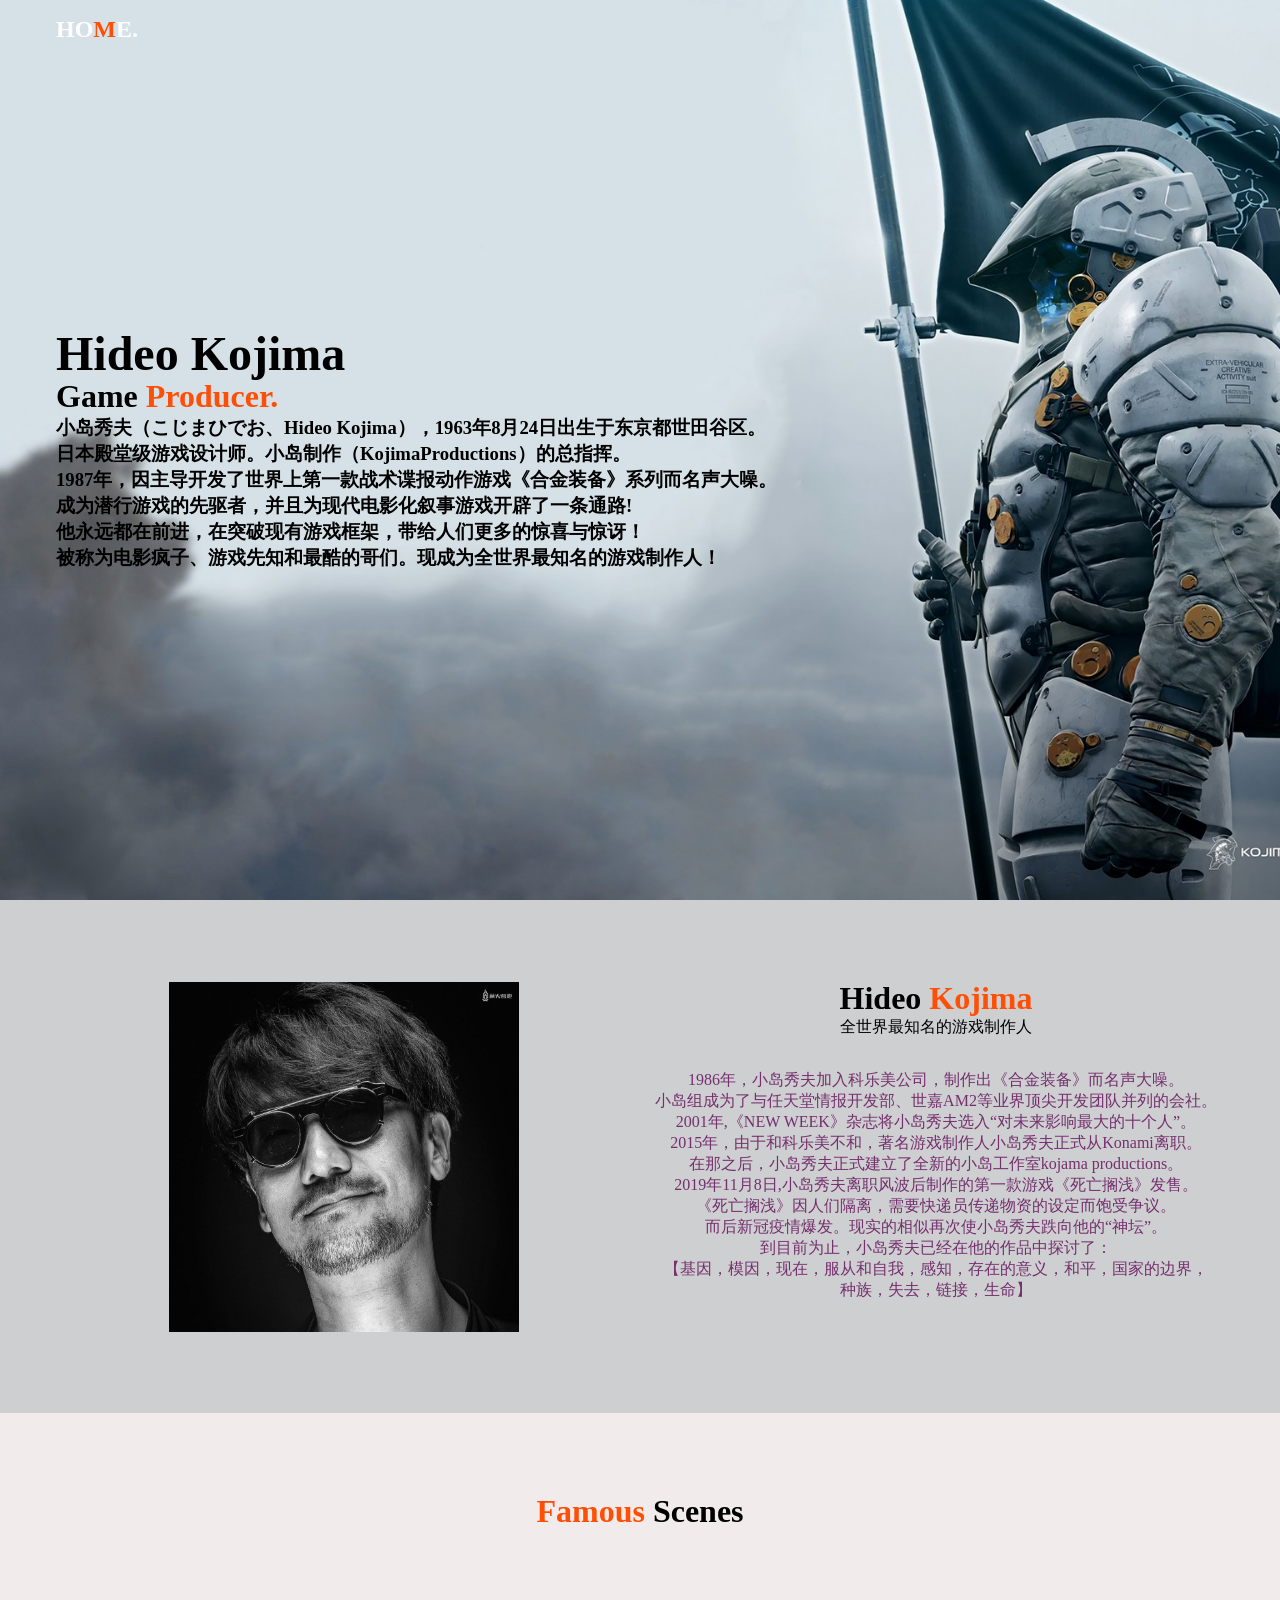
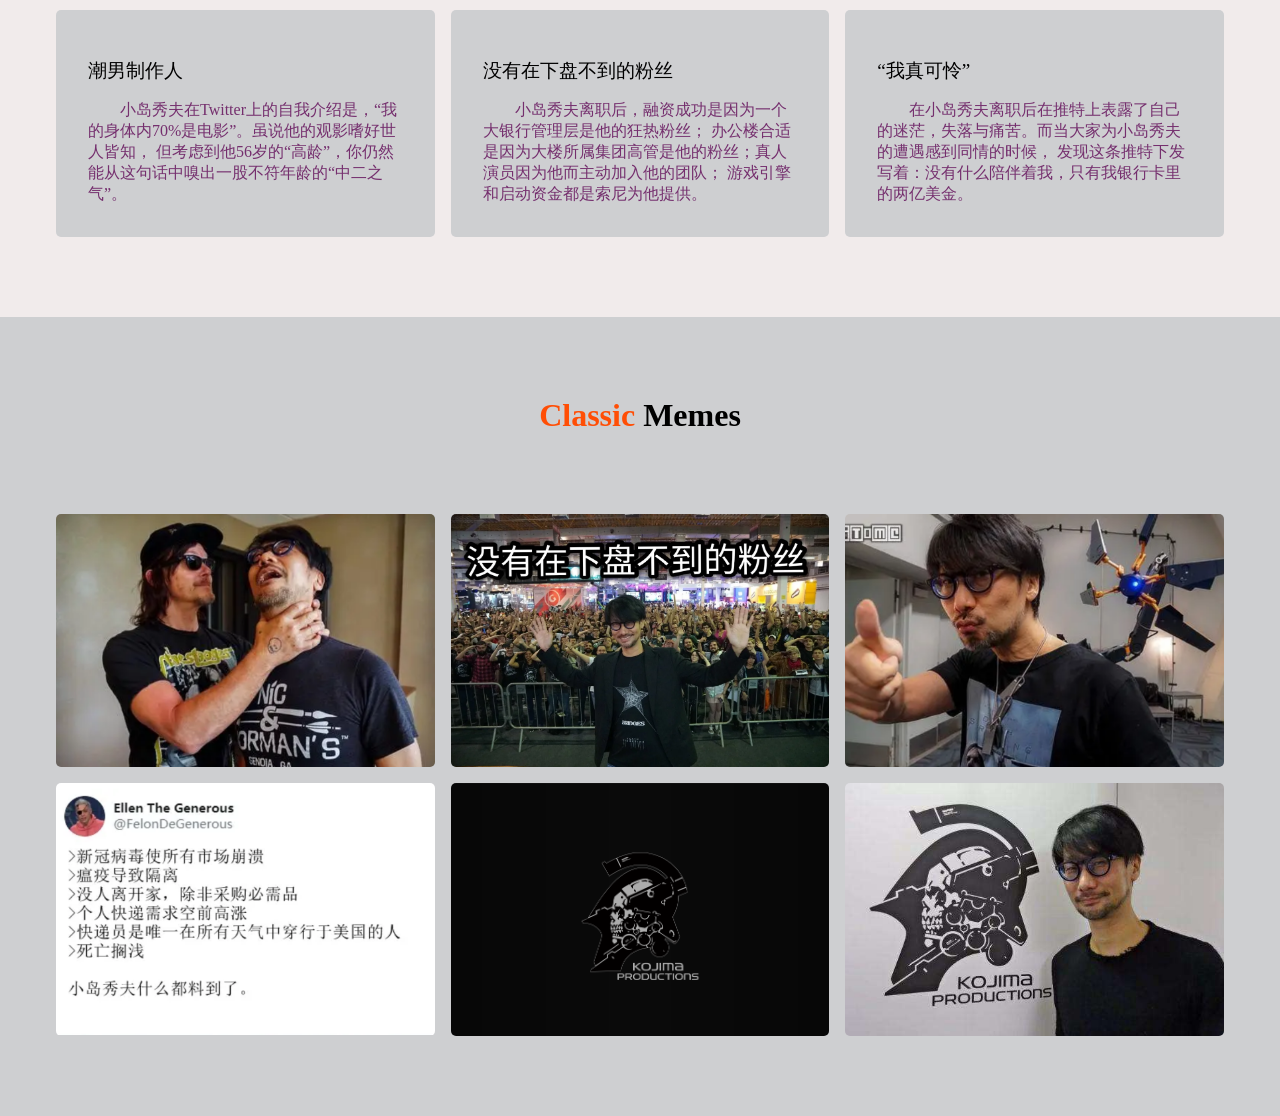
<file: HTML/Kojima.html>
<!DOCTYPE html>
<html lang="zn-CN">

<head>
  <meta charset="UTF-8" />
  <meta http-equiv="X-UA-Compatible" content="IE=edge" />
  <meta name="viewport" content="width=device-width, initial-scale=1.0" />
  <link rel="stylesheet" href="../CSS/Kojima.css" />
  <title>小岛秀夫</title>
</head>

<body>
  <nav>
    <div class="nav__logo"><a href="index.html">HO<span>M</span>E.</a></div>
  </nav>
  <header>
    <div class="section__container header__container">

      <h1>Hideo Kojima</h1>
      <h2 class="section__title">Game <span>Producer.</span></h2>
      <h3>
        小岛秀夫（こじまひでお、Hideo Kojima），1963年8月24日出生于东京都世田谷区。<br>
        日本殿堂级游戏设计师。小岛制作（KojimaProductions）的总指挥。<br>
        1987年，因主导开发了世界上第一款战术谍报动作游戏《合金装备》系列而名声大噪。<br>
        成为潜行游戏的先驱者，并且为现代电影化叙事游戏开辟了一条通路!<br>
        他永远都在前进，在突破现有游戏框架，带给人们更多的惊喜与惊讶！<br>
        被称为电影疯子、游戏先知和最酷的哥们。现成为全世界最知名的游戏制作人！<br>
      </h3>


    </div>
  </header>
  <section class="about">
    <div class="section__container about__container">
      <div class="about__image">
        <img src="../picture/k.jpg" alt="about" />
      </div>
      <div class="about__content">
        <h2 class="section__title"> Hideo <span>Kojima</span></h2>
        <p class="section__subtitle">全世界最知名的游戏制作人</p>
        <p class="about__details">
          1986年，小岛秀夫加入科乐美公司，制作出《合金装备》而名声大噪。<br>
          小岛组成为了与任天堂情报开发部、世嘉AM2等业界顶尖开发团队并列的会社。<br>
          2001年,《NEW WEEK》杂志将小岛秀夫选入“对未来影响最大的十个人”。<br>
          2015年，由于和科乐美不和，著名游戏制作人小岛秀夫正式从Konami离职。<br>
          在那之后，小岛秀夫正式建立了全新的小岛工作室kojama productions。<br>
          2019年11月8日,小岛秀夫离职风波后制作的第一款游戏《死亡搁浅》发售。<br>
          《死亡搁浅》因人们隔离，需要快递员传递物资的设定而饱受争议。<br>
          而后新冠疫情爆发。现实的相似再次使小岛秀夫跌向他的“神坛”。<br>
          到目前为止，小岛秀夫已经在他的作品中探讨了：<br>
          【基因，模因，现在，服从和自我，感知，存在的意义，和平，国家的边界，<br>种族，失去，链接，生命】


        </p>

      </div>
    </div>
  </section>

  <section class="service">
    <div class="section__container service__container">

      <h2 class="section__title"><span>Famous</span> Scenes</h2>
      <div class="service__grid">
        <div class="service__card">
          <i class="ri-smartphone-line"></i>
          <h4>潮男制作人</h4>
          <p>
            &nbsp;&nbsp;&nbsp;&nbsp;&nbsp;&nbsp;&nbsp;
            小岛秀夫在Twitter上的自我介绍是，“我的身体内70%是电影”。虽说他的观影嗜好世人皆知，
            但考虑到他56岁的“高龄”，你仍然能从这句话中嗅出一股不符年龄的“中二之气”。<br>

          </p>

        </div>
        <div class="service__card">
          <i class="ri-code-s-slash-line"></i>
          <h4>没有在下盘不到的粉丝</h4>
          <p>
            &nbsp;&nbsp;&nbsp;&nbsp;&nbsp;&nbsp;&nbsp;
            小岛秀夫离职后，融资成功是因为一个大银行管理层是他的狂热粉丝；
            办公楼合适是因为大楼所属集团高管是他的粉丝；真人演员因为他而主动加入他的团队；
            游戏引擎和启动资金都是索尼为他提供。
          </p>

        </div>
        <div class="service__card">
          <i class="ri-edit-2-line"></i>
          <h4>“我真可怜”</h4>
          <p>
            &nbsp;&nbsp;&nbsp;&nbsp;&nbsp;&nbsp;&nbsp;
            在小岛秀夫离职后在推特上表露了自己的迷茫，失落与痛苦。而当大家为小岛秀夫的遭遇感到同情的时候，
            发现这条推特下发写着：没有什么陪伴着我，只有我银行卡里的两亿美金。
          </p>

        </div>
      </div>
    </div>
  </section>

  <section class="project">
    <div class="section__container project__container">

      <h2 class="section__title"><span>Classic </span>Memes </h2>
      <div class="project__grid">
        <div class="project__card">
          <img src="../picture/S1.png" alt="project" />
        </div>
        <div class="project__card">
          <img src="../picture/S2.png" alt="project" />
        </div>
        <div class="project__card">
          <img src="../picture/S3.png" alt="project" />
        </div>
        <div class="project__card">
          <img src="../picture/S4.png" alt="project" />
        </div>
        <div class="project__card">
          <img src="../picture/S5.png" alt="project" />
        </div>
        <div class="project__card">
          <img src="../picture/S6.png" alt="project" />
        </div>
      </div>
    </div>
  </section>


</body>

</html>
</file>
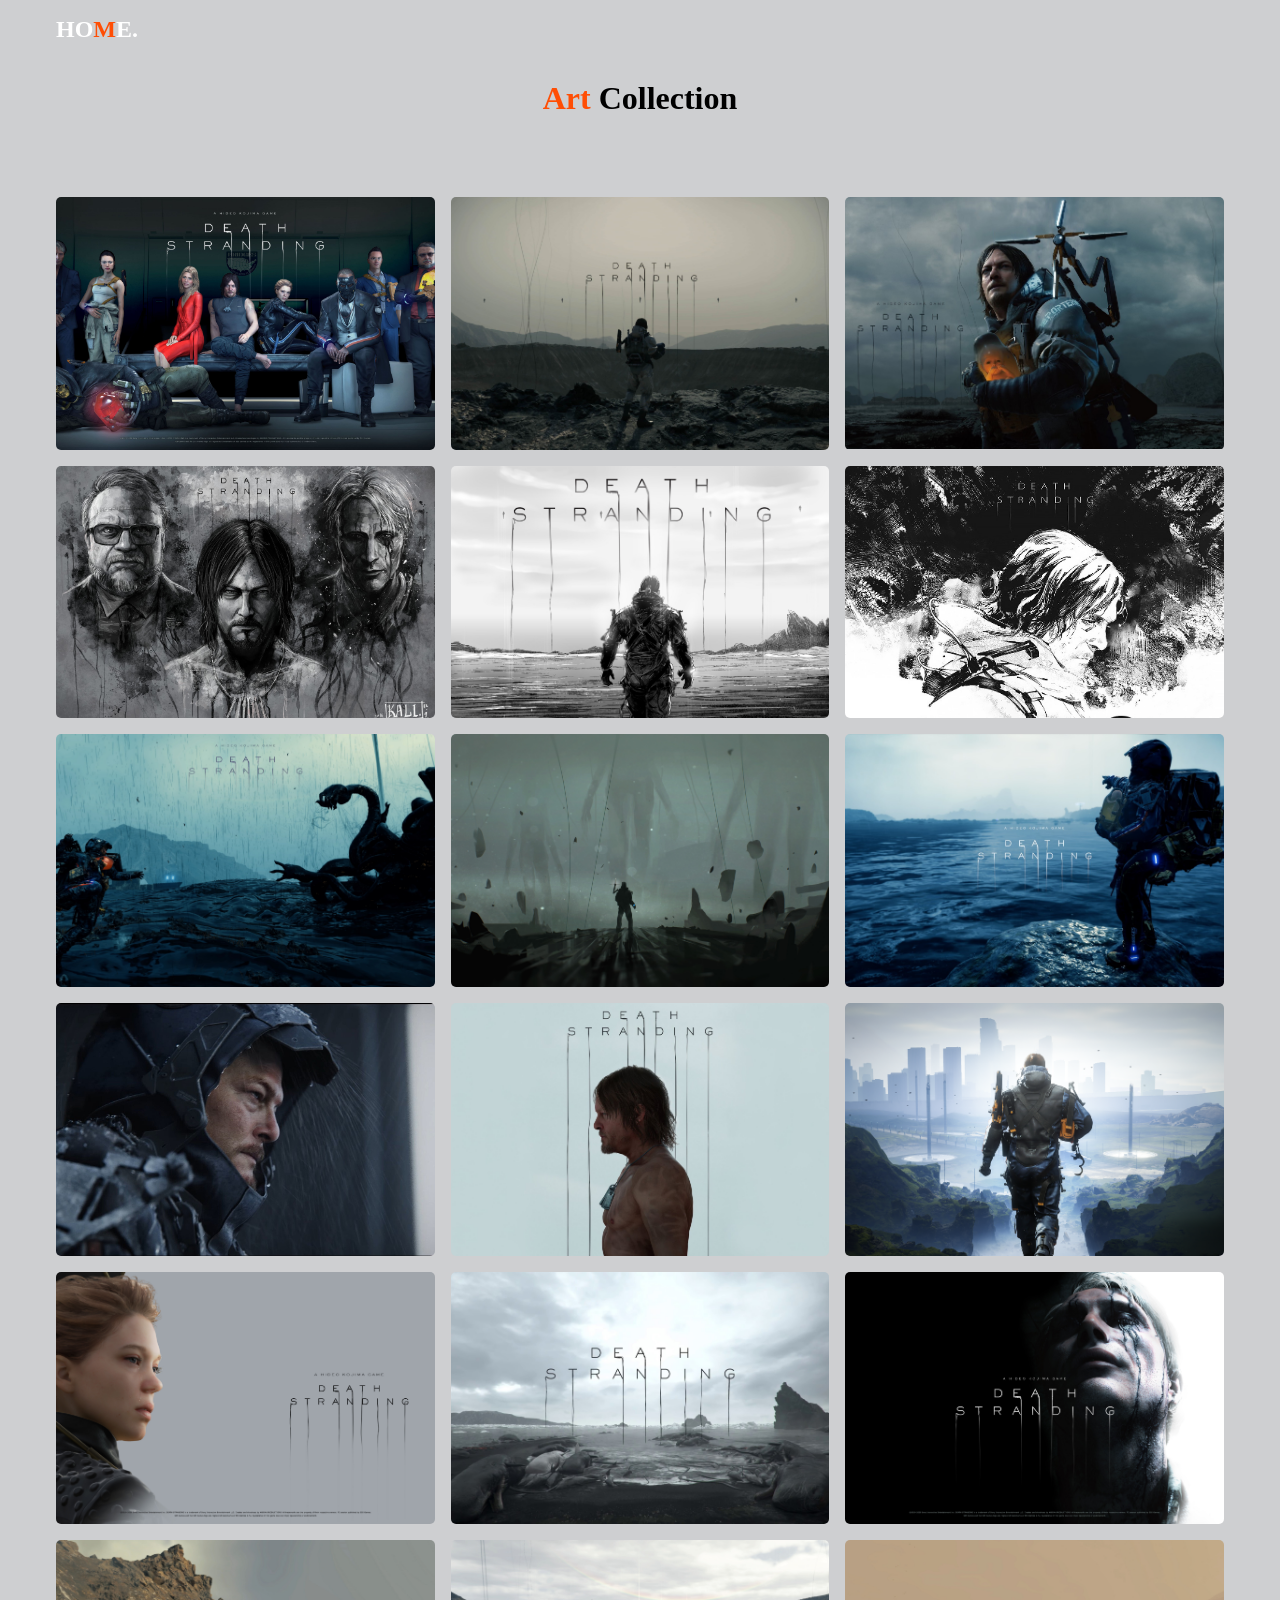
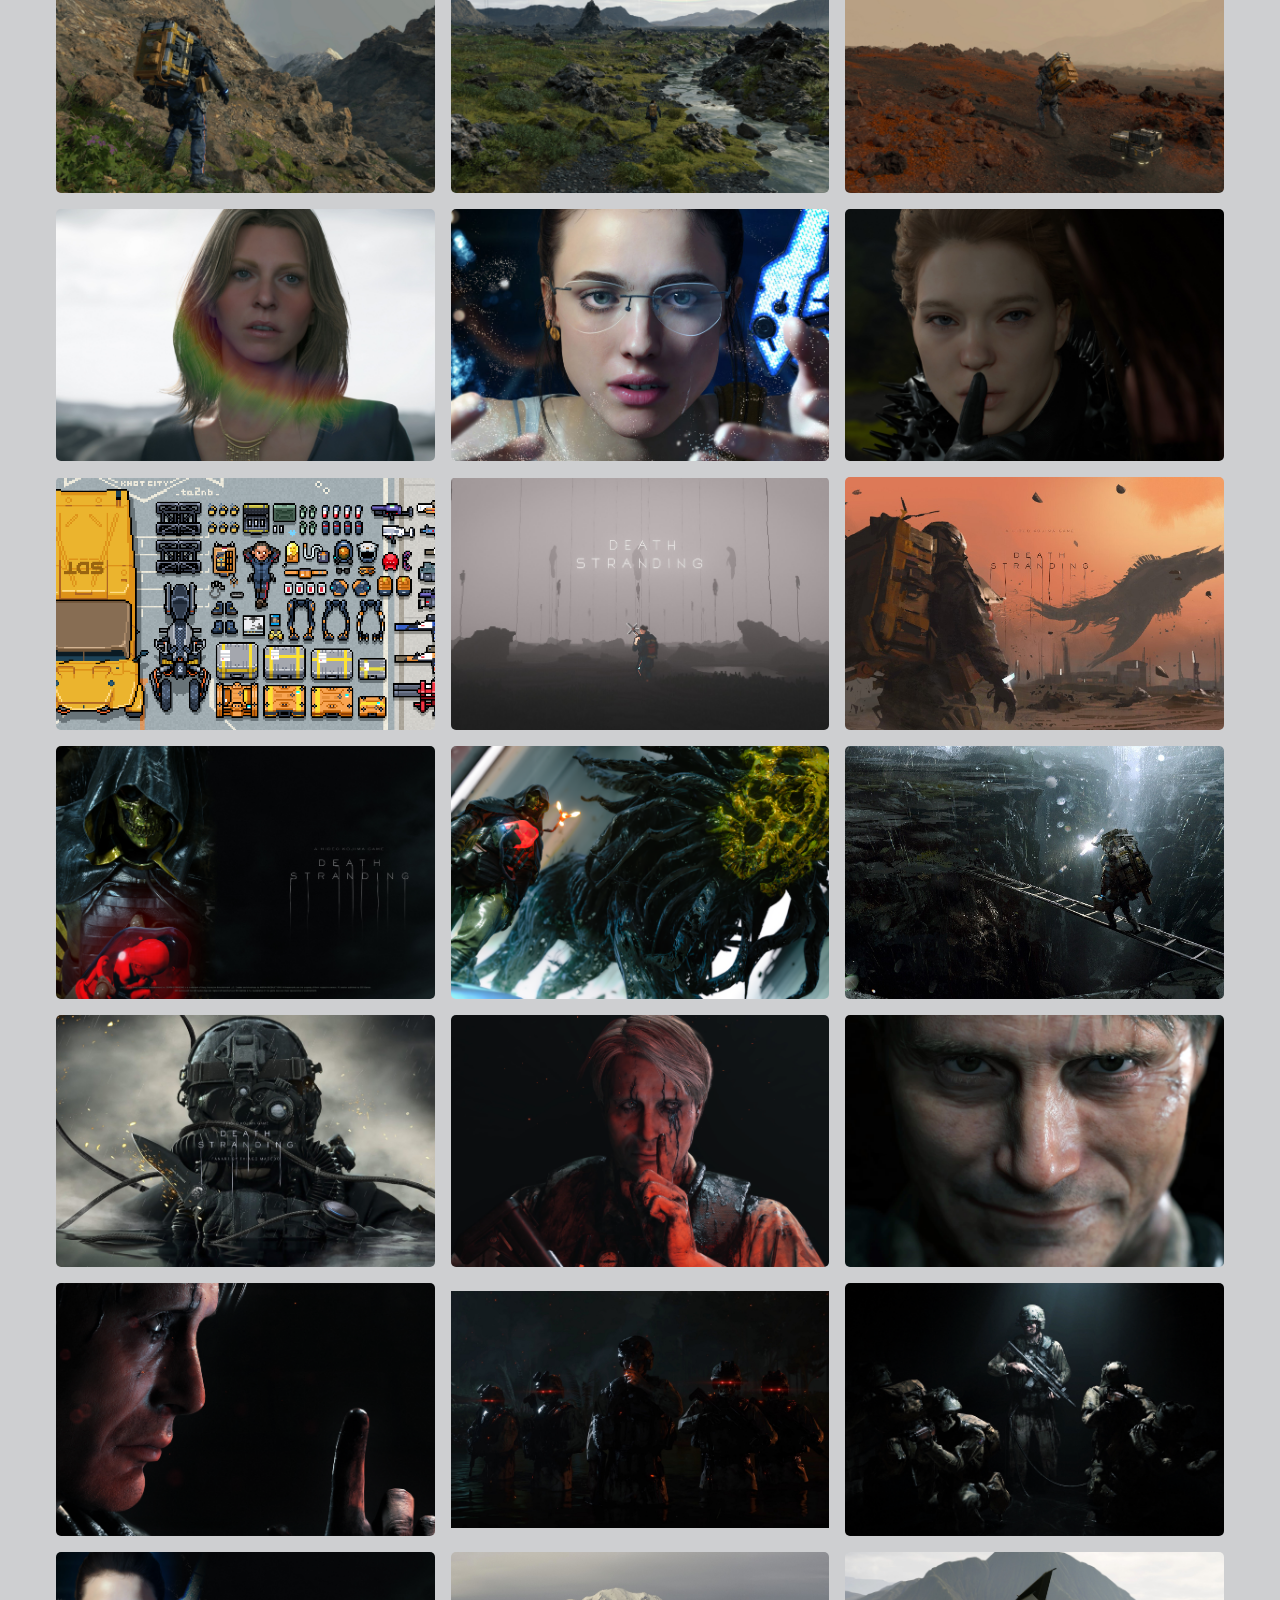
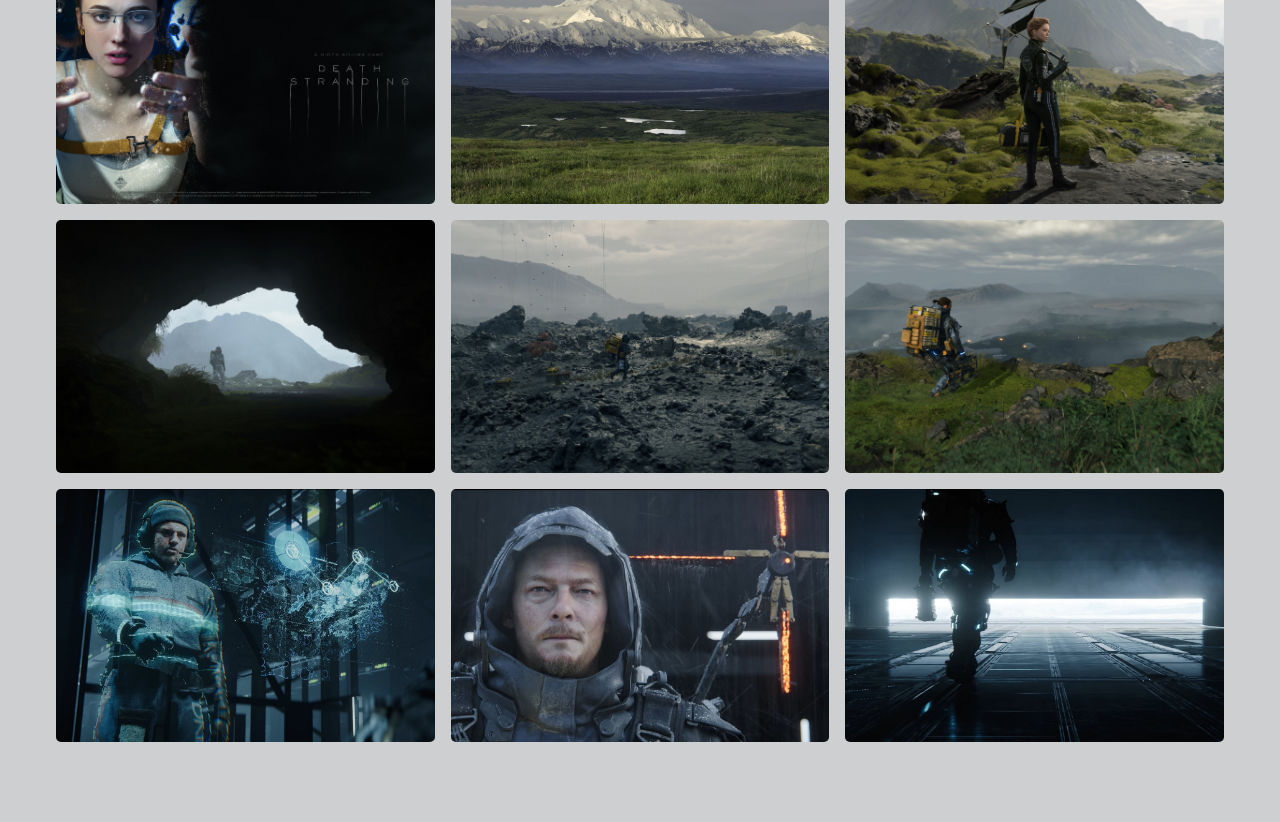
<file: HTML/Portfolio.html>
<!DOCTYPE html>
<html lang="zn-CN">

<head>
  <meta charset="UTF-8" />
  <meta http-equiv="X-UA-Compatible" content="IE=edge" />
  <meta name="viewport" content="width=device-width, initial-scale=1.0" />
  <link rel="stylesheet" href="../CSS/story.css" />
  <title>美术合集</title>
</head>

<body>
  <nav>
    <div class="nav__logo"><a href="index.html">HO<span>M</span>E.</a></div>
  </nav>


  <section class="project">
    <div class="section__container project__container">

      <h2 class="section__title"><span>Art </span> Collection</h2>
      <div class="project__grid">
        <div class="project__card">
          <img src="../picture/1.jpg" alt="project" />
        </div>
        <div class="project__card">
          <img src="../picture/2.jpg" alt="project" />
        </div>
        <div class="project__card">
          <img src="../picture/3.jpg" alt="project" />
        </div>
        <div class="project__card">
          <img src="../picture/4.jpg" alt="project" />
        </div>
        <div class="project__card">
          <img src="../picture/5.jpg" alt="project" />
        </div>
        <div class="project__card">
          <img src="../picture/6.jpg" alt="project" />
        </div>
        <div class="project__card">
          <img src="../picture/7.jpg" alt="project" />
        </div>
        <div class="project__card">
          <img src="../picture/8.jpg" alt="project" />
        </div>
        <div class="project__card">
          <img src="../picture/9.jpg" alt="project" />
        </div>
        <div class="project__card">
          <img src="../picture/10.jpg" alt="project" />
        </div>
        <div class="project__card">
          <img src="../picture/11.jpg" alt="project" />
        </div>
        <div class="project__card">
          <img src="../picture/12.png" alt="project" />
        </div>
        <div class="project__card">
          <img src="../picture/13.jpg" alt="project" />
        </div>
        <div class="project__card">
          <img src="../picture/14.jpg" alt="project" />
        </div>
        <div class="project__card">
          <img src="../picture/15.jpg" alt="project" />
        </div>
        <div class="project__card">
          <img src="../picture/16.jpg" alt="project" />
        </div>
        <div class="project__card">
          <img src="../picture/17.jpg" alt="project" />
        </div>
        <div class="project__card">
          <img src="../picture/18.jpg" alt="project" />
        </div>
        <div class="project__card">
          <img src="../picture/19.jpg" alt="project" />
        </div>
        <div class="project__card">
          <img src="../picture/20.jpg" alt="project" />
        </div>
        <div class="project__card">
          <img src="../picture/21.jpg" alt="project" />
        </div>
        <div class="project__card">
          <img src="../picture/22.jpg" alt="project" />
        </div>
        <div class="project__card">
          <img src="../picture/23.jpg" alt="project" />
        </div>
        <div class="project__card">
          <img src="../picture/24.jpg" alt="project" />
        </div>
        <div class="project__card">
          <img src="../picture/25.jpg" alt="project" />
        </div>
        <div class="project__card">
          <img src="../picture/26.png" alt="project" />
        </div>
        <div class="project__card">
          <img src="../picture/27.jpg" alt="project" />
        </div>
        <div class="project__card">
          <img src="../picture/28.jpg" alt="project" />
        </div>
        <div class="project__card">
          <img src="../picture/29.png" alt="project" />
        </div>
        <div class="project__card">
          <img src="../picture/30.jpg" alt="project" />
        </div>
        <div class="project__card">
          <img src="../picture/31.png" alt="project" />
        </div>
        <div class="project__card">
          <img src="../picture/32.jpg" alt="project" />
        </div>
        <div class="project__card">
          <img src="../picture/33.png" alt="project" />
        </div>
        <div class="project__card">
          <img src="../picture/34.jpg" alt="project" />
        </div>
        <div class="project__card">
          <img src="../picture/35.jpg" alt="project" />
        </div>
        <div class="project__card">
          <img src="../picture/36.jpg" alt="project" />
        </div>
        <div class="project__card">
          <img src="../picture/37.jpg" alt="project" />
        </div>
        <div class="project__card">
          <img src="../picture/38.jpg" alt="project" />
        </div>
        <div class="project__card">
          <img src="../picture/39.jpg" alt="project" />
        </div>
        <div class="project__card">
          <img src="../picture/40.jpg" alt="project" />
        </div>
        <div class="project__card">
          <img src="../picture/41.jpg" alt="project" />
        </div>
        <div class="project__card">
          <img src="../picture/42.jpg" alt="project" />
        </div>
      </div>
    </div>
  </section>


</body>

</html>
</file>
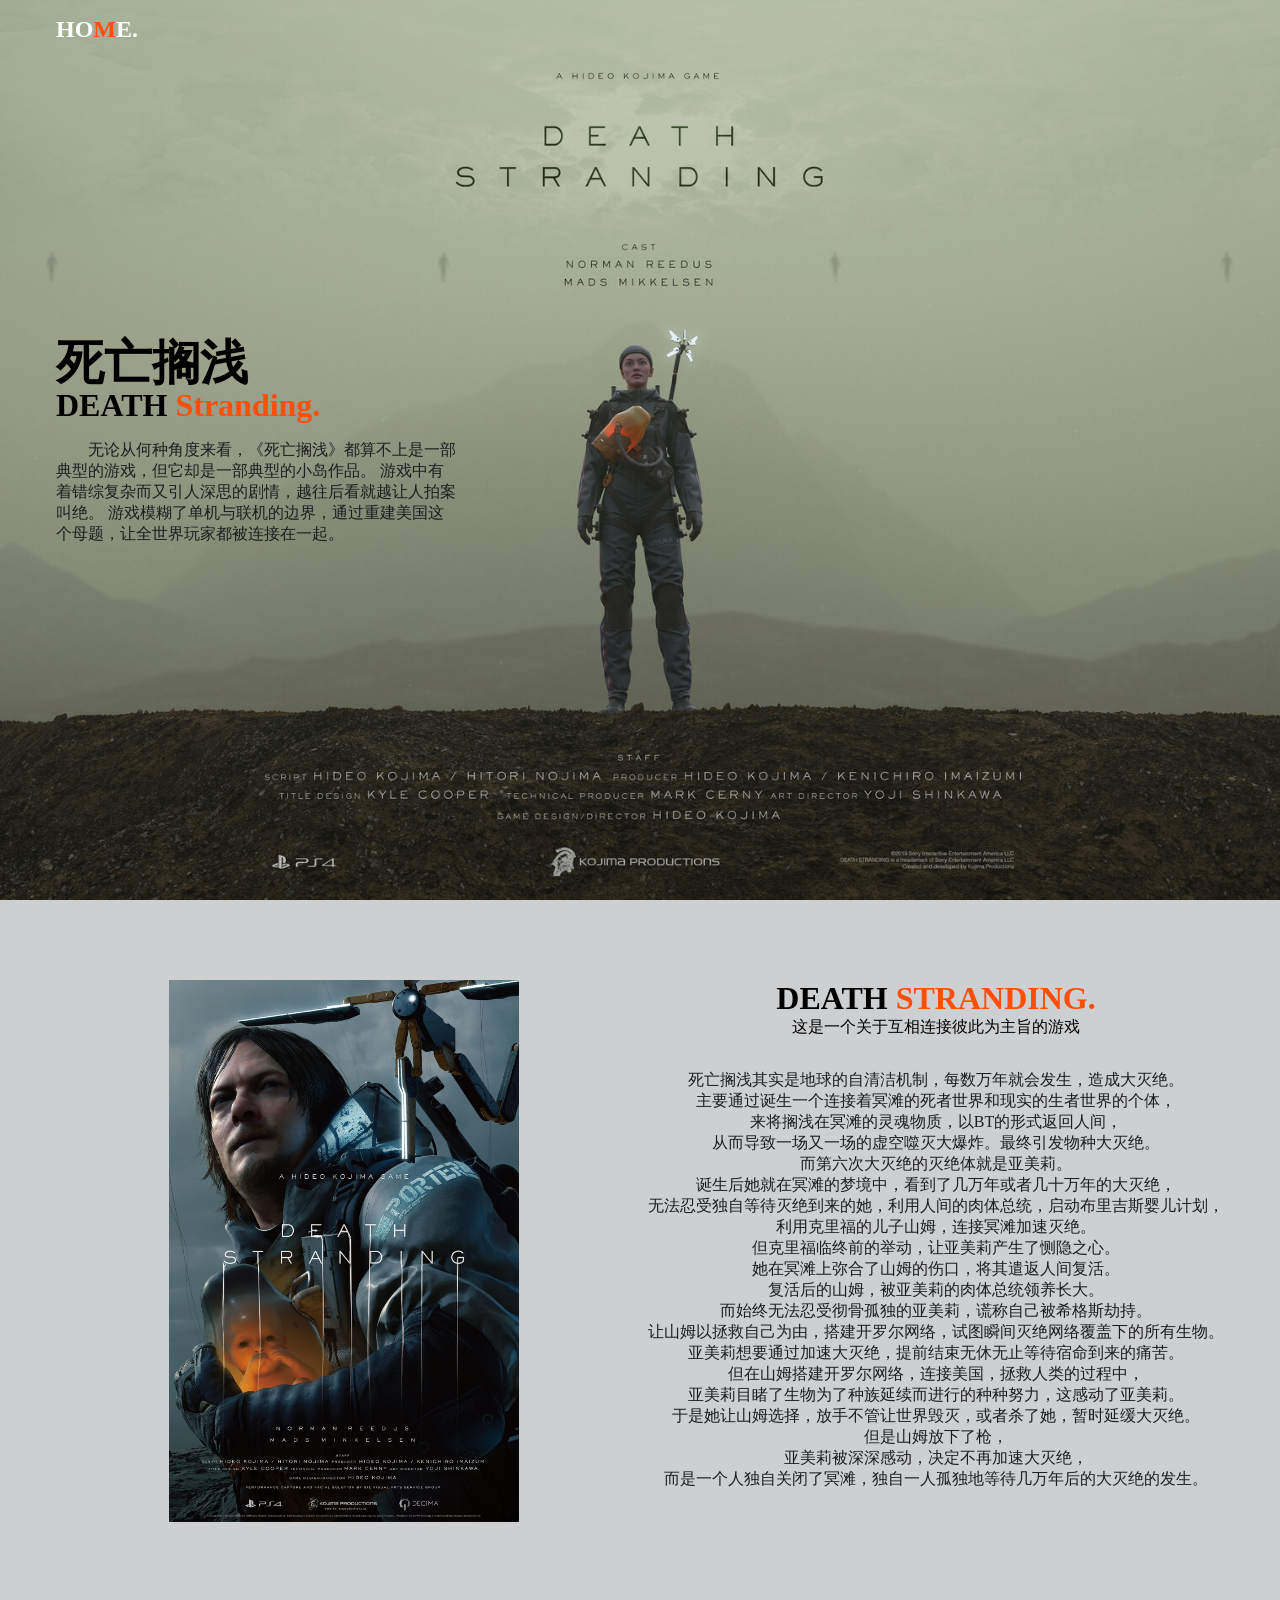
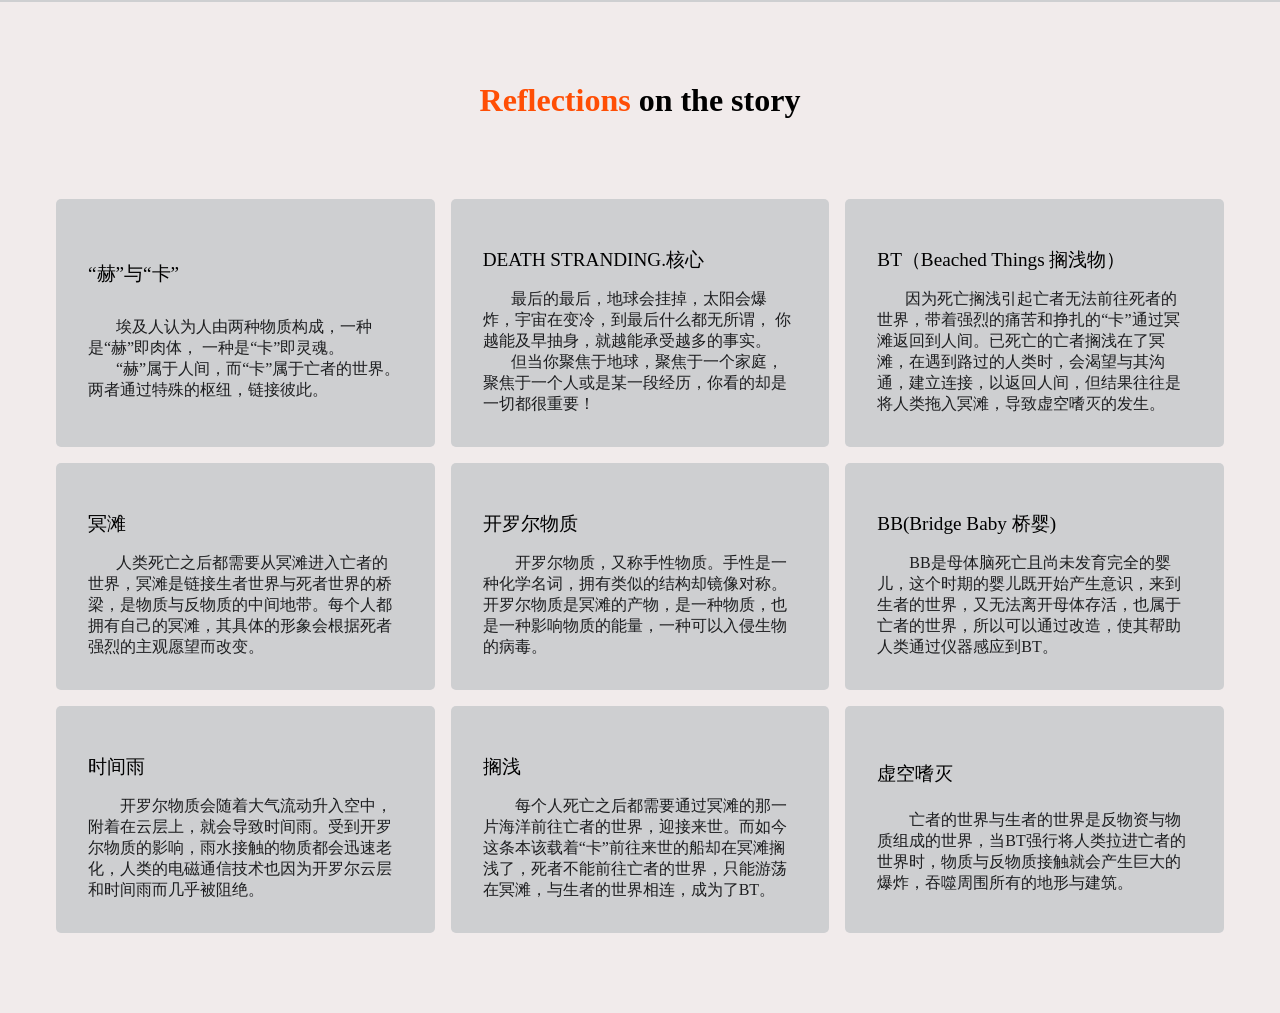
<file: HTML/story.html>
<!DOCTYPE html>
<html lang="zn-CN">

<head>
  <meta charset="UTF-8" />
  <meta http-equiv="X-UA-Compatible" content="IE=edge" />
  <meta name="viewport" content="width=device-width, initial-scale=1.0" />
  <link rel="stylesheet" href="../CSS/story.css" />
  <title>故事介绍</title>
</head>

<body>
  <nav>
    <div class="nav__logo"><a href="index.html">HO<span>M</span>E.</a></div>
  </nav>
  <header>
    <div class="section__container header__container">

      <h1>死亡搁浅</h1>
      <h2 class="section__title">DEATH <span>Stranding.</span></h2>
      <p>
        &nbsp;&nbsp;&nbsp;&nbsp;&nbsp;&nbsp;&nbsp;
        无论从何种角度来看，《死亡搁浅》都算不上是一部典型的游戏，但它却是一部典型的小岛作品。
        游戏中有着错综复杂而又引人深思的剧情，越往后看就越让人拍案叫绝。
        游戏模糊了单机与联机的边界，通过重建美国这个母题，让全世界玩家都被连接在一起。
      </p>


    </div>
  </header>
  <section class="about">
    <div class="section__container about__container">
      <div class="about__image">
        <img src="../picture/S.png" alt="about" />
      </div>
      <div class="about__content">
        <h2 class="section__title">DEATH <span>STRANDING.</span></h2>
        <p class="section__subtitle">这是一个关于互相连接彼此为主旨的游戏</p>
        <p class="about__details">

          死亡搁浅其实是地球的自清洁机制，每数万年就会发生，造成大灭绝。<br>
          主要通过诞生一个连接着冥滩的死者世界和现实的生者世界的个体，<br>
          来将搁浅在冥滩的灵魂物质，以BT的形式返回人间，<br>
          从而导致一场又一场的虚空噬灭大爆炸。最终引发物种大灭绝。<br>
          而第六次大灭绝的灭绝体就是亚美莉。<br>
          诞生后她就在冥滩的梦境中，看到了几万年或者几十万年的大灭绝，<br>
          无法忍受独自等待灭绝到来的她，利用人间的肉体总统，启动布里吉斯婴儿计划，<br>
          利用克里福的儿子山姆，连接冥滩加速灭绝。<br>
          但克里福临终前的举动，让亚美莉产生了恻隐之心。<br>
          她在冥滩上弥合了山姆的伤口，将其遣返人间复活。<br>
          复活后的山姆，被亚美莉的肉体总统领养长大。<br>
          而始终无法忍受彻骨孤独的亚美莉，谎称自己被希格斯劫持。<br>
          让山姆以拯救自己为由，搭建开罗尔网络，试图瞬间灭绝网络覆盖下的所有生物。<br>
          亚美莉想要通过加速大灭绝，提前结束无休无止等待宿命到来的痛苦。<br>
          但在山姆搭建开罗尔网络，连接美国，拯救人类的过程中，<br>
          亚美莉目睹了生物为了种族延续而进行的种种努力，这感动了亚美莉。<br>
          于是她让山姆选择，放手不管让世界毁灭，或者杀了她，暂时延缓大灭绝。<br>
          但是山姆放下了枪，<br>
          亚美莉被深深感动，决定不再加速大灭绝，<br>
          而是一个人独自关闭了冥滩，独自一人孤独地等待几万年后的大灭绝的发生。<br>

        </p>

      </div>
    </div>
  </section>

  <section class="service">
    <div class="section__container service__container">

      <h2 class="section__title"><span>Reflections </span>on the story</h2>
      <div class="service__grid">
        <div class="service__card">
          <i class="ri-smartphone-line"></i>
          <h4>“赫”与“卡”</h4>
          <p>
            &nbsp;&nbsp;&nbsp;&nbsp;&nbsp;&nbsp;&nbsp;埃及人认为人由两种物质构成，一种是“赫”即肉体，
            一种是“卡”即灵魂。<br>
            &nbsp;&nbsp;&nbsp;&nbsp;&nbsp;&nbsp;&nbsp;“赫”属于人间，而“卡”属于亡者的世界。两者通过特殊的枢纽，链接彼此。
          </p>

        </div>
        <div class="service__card">
          <i class="ri-code-s-slash-line"></i>
          <h4>DEATH STRANDING.核心</h4>
          <p>
            &nbsp;&nbsp;&nbsp;&nbsp;&nbsp;&nbsp;&nbsp;最后的最后，地球会挂掉，太阳会爆炸，宇宙在变冷，到最后什么都无所谓，
            你越能及早抽身，就越能承受越多的事实。<br>
            &nbsp;&nbsp;&nbsp;&nbsp;&nbsp;&nbsp;&nbsp;但当你聚焦于地球，聚焦于一个家庭，
            聚焦于一个人或是某一段经历，你看的却是一切都很重要！

          </p>
        </div>

        <div class="service__card">
          <i class="ri-edit-2-line"></i>
          <h4>BT（Beached Things 搁浅物）</h4>
          <p>
            &nbsp;&nbsp;&nbsp;&nbsp;&nbsp;&nbsp;&nbsp;因为死亡搁浅引起亡者无法前往死者的世界，带着强烈的痛苦和挣扎的“卡”通过冥滩返回到人间。已死亡的亡者搁浅在了冥滩，在遇到路过的人类时，会渴望与其沟通，建立连接，以返回人间，但结果往往是将人类拖入冥滩，导致虚空嗜灭的发生。
          </p>
        </div>

        <div class="service__card">
          <i class="ri-edit-2-line"></i>
          <h4>冥滩</h4>
          <p>
            &nbsp;&nbsp;&nbsp;&nbsp;&nbsp;&nbsp;&nbsp;人类死亡之后都需要从冥滩进入亡者的世界，冥滩是链接生者世界与死者世界的桥梁，是物质与反物质的中间地带。每个人都拥有自己的冥滩，其具体的形象会根据死者强烈的主观愿望而改变。
          </p>
        </div>

        <div class="service__card">
          <i class="ri-edit-2-line"></i>
          <h4>开罗尔物质</h4>
          <p>
            &nbsp;&nbsp;&nbsp;&nbsp;&nbsp;&nbsp;&nbsp;
            开罗尔物质，又称手性物质。手性是一种化学名词，拥有类似的结构却镜像对称。<br>
            开罗尔物质是冥滩的产物，是一种物质，也是一种影响物质的能量，一种可以入侵生物的病毒。
          </p>
        </div>

        <div class="service__card">
          <i class="ri-edit-2-line"></i>
          <h4>BB(Bridge Baby 桥婴)</h4>
          <p>
            &nbsp;&nbsp;&nbsp;&nbsp;&nbsp;&nbsp;&nbsp;
            BB是母体脑死亡且尚未发育完全的婴儿，这个时期的婴儿既开始产生意识，来到生者的世界，又无法离开母体存活，也属于亡者的世界，所以可以通过改造，使其帮助人类通过仪器感应到BT。
          </p>
        </div>


        <div class="service__card">
          <i class="ri-edit-2-line"></i>
          <h4>时间雨</h4>
          <p>
            &nbsp;&nbsp;&nbsp;&nbsp;&nbsp;&nbsp;&nbsp;
            开罗尔物质会随着大气流动升入空中，附着在云层上，就会导致时间雨。受到开罗尔物质的影响，雨水接触的物质都会迅速老化，人类的电磁通信技术也因为开罗尔云层和时间雨而几乎被阻绝。
          </p>
        </div>


        <div class="service__card">
          <i class="ri-edit-2-line"></i>
          <h4>搁浅</h4>
          <p>
            &nbsp;&nbsp;&nbsp;&nbsp;&nbsp;&nbsp;&nbsp;
            每个人死亡之后都需要通过冥滩的那一片海洋前往亡者的世界，迎接来世。而如今这条本该载着“卡”前往来世的船却在冥滩搁浅了，死者不能前往亡者的世界，只能游荡在冥滩，与生者的世界相连，成为了BT。
          </p>
        </div>


        <div class="service__card">
          <i class="ri-edit-2-line"></i>
          <h4>虚空嗜灭</h4>
          <p>
            &nbsp;&nbsp;&nbsp;&nbsp;&nbsp;&nbsp;&nbsp;
            亡者的世界与生者的世界是反物资与物质组成的世界，当BT强行将人类拉进亡者的世界时，物质与反物质接触就会产生巨大的爆炸，吞噬周围所有的地形与建筑。
          </p>
        </div>

      </div>
    </div>
  </section>




</body>

</html>
</file>
<file: CSS/Kojima.css>
:root {
  --primary-color: #f1ebeb;
  --secondary-color: #ff4e05;
  --secondary-color-dark: #bf3900;
  --text-dark: #cecfd1;
  --text-light: #752f6e;
  --white: #ffffff;
  --max-width: 1200px;
}

* {
  padding: 0;
  margin: 0;
  box-sizing: border-box;
}

.section__container {
  max-width: var(--max-width);
  margin: auto;
  padding: 5rem 1rem;
}

.section__title {
  font-size: 2rem;
  font-weight: 600;
  text-align: center;
}

.section__title span {
  color: var(--secondary-color);
}

img {
  width: 100%;
}


a {
  text-decoration: none;
  color: var(--white);
}

/* a，nav,logo都是home的设置*/

nav {
  position: absolute;
  width: 100%;
  top: 0;
  left: 50%;
  transform: translateX(-50%);
  max-width: var(--max-width);
  padding: 1rem;
}

nav .nav__logo a {
  font-size: 1.5rem;
  font-weight: 600;
}


nav .nav__logo a span {
  color: var(--secondary-color);
}

header {
  height: 100vh;
  background-image: url("../picture/Kojima.jpg");
  background-position: center center;
  background-repeat: no-repeat;
  background-size: cover;
}

.header__container {
  height: 100%;
  display: flex;
  flex-direction: column;
  align-items: flex-start;
  justify-content: center;
}

.header__container p {
  color: var(--text-light);
  max-width: 400px;
  margin: 1rem 0;
}

.header__container p span {
  color: var(--white);
  padding: 0.5rem 1rem;
  background-color: var(--secondary-color);
  border-radius: 5px;
  margin-right: 1rem;
}

.header__container h1 {
  font-size: 3rem;
  line-height: 3rem;
}

.about,
.project {
  background-color: var(--text-dark);
}

.about__container {
  display: flex;
  flex-direction: column;
  gap: 1rem;
}

.about__image,
.about__content {
  flex: 1;
  display: flex;
  align-items: center;
  justify-content: center;
  flex-direction: column;
}

.about__image img {
  max-width: 350px;
}

.about__details {
  padding: 2rem 0;
  color: var(--text-light);
  text-align: center;
}

.service,
footer {
  background-color: var(--primary-color);
}

.service__grid,
.project__grid {
  display: grid;
  grid-template-columns: repeat(1, 1fr);
  gap: 1rem;
  margin-top: 5rem;
}

.service__card {
  display: grid;
  align-items: flex-start;
  gap: 1rem;
  padding: 2rem;
  background-color: var(--text-dark);
  border-radius: 5px;
}

.service__card i {
  font-size: 1.5rem;
}

.service__card h4 {
  font-size: 1.2rem;
  font-weight: 500;
}

.service__card p {
  color: var(--text-light);
}



.project__card {
  display: grid;
  place-content: center;
  border-radius: 5px;
  overflow: hidden;
  cursor: pointer;
}

.project__card img {
  transition: scale 0.3s;
}

.project__card:hover img {
  scale: 1.1;
}

.footer__container {
  display: grid;
  grid-template-columns: repeat(1, 1fr);
  gap: 2rem;
}

.footer__content {
  display: flex;
  flex-direction: column;
  align-items: flex-start;
  justify-content: center;
}

.footer__details {
  font-size: 0.8rem;
  color: var(--text-light);
  margin: 2rem 0;
  display: grid;
  gap: 1rem;
}

.social__icons {
  display: flex;
  align-items: center;
  gap: 1rem;
}

.social__icons .icon {
  padding: 0.5rem;
  border-radius: 5px;
  color: var(--white);
  background-color: var(--secondary-color);
  transition: 0.3s;
  cursor: pointer;
}

.social__icons .icon:hover {
  background-color: var(--secondary-color-dark);
}

.about__container {
  flex-direction: row;
}

.service__grid,
.project__grid {
  grid-template-columns: repeat(3, 1fr);
}
</file>
<file: CSS/story.css>
:root {
  --primary-color: #f1ebeb;
  --secondary-color: #ff4e05;
  --secondary-color-dark: #bf3900;
  --text-dark: #cecfd1;
  --text-light: #1d1e20;
  --white: #ffffff;
  --max-width: 1200px;
}

* {
  padding: 0;
  margin: 0;
  box-sizing: border-box;
}

.section__container {
  max-width: var(--max-width);
  margin: auto;
  padding: 5rem 1rem;
}

.section__title {
  font-size: 2rem;
  font-weight: 600;
  text-align: center;
}

.section__title span {
  color: var(--secondary-color);
}

img {
  width: 100%;
}


a {
  text-decoration: none;
  color: var(--white);
}

/* a，nav,logo都是home的设置*/

nav {
  position: absolute;
  width: 100%;
  top: 0;
  left: 50%;
  transform: translateX(-50%);
  max-width: var(--max-width);
  padding: 1rem;
}

nav .nav__logo a {
  font-size: 1.5rem;
  font-weight: 600;
}


nav .nav__logo a span {
  color: var(--secondary-color);
}

header {
  height: 100vh;
  background-image: url("../picture/Story.jpg");
  background-position: center center;
  background-repeat: no-repeat;
  background-size: cover;
}

.header__container {
  height: 100%;
  display: flex;
  flex-direction: column;
  align-items: flex-start;
  justify-content: center;
}

.header__container p {
  color: var(--text-light);
  max-width: 400px;
  margin: 1rem 0;
}

.header__container p span {
  color: var(--white);
  padding: 0.5rem 1rem;
  background-color: var(--secondary-color);
  border-radius: 5px;
  margin-right: 1rem;
}

.header__container h1 {
  font-size: 3rem;
  line-height: 3rem;
}

.about,
.project {
  background-color: var(--text-dark);
}

.about__container {
  display: flex;
  flex-direction: column;
  gap: 1rem;
}

.about__image,
.about__content {
  flex: 1;
  display: flex;
  align-items: center;
  justify-content: center;
  flex-direction: column;
}

.about__image img {
  max-width: 350px;
}

.about__details {
  padding: 2rem 0;
  color: var(--text-light);
  text-align: center;
}

.service,
footer {
  background-color: var(--primary-color);
}

.service__grid,
.project__grid {
  display: grid;
  grid-template-columns: repeat(1, 1fr);
  gap: 1rem;
  margin-top: 5rem;
}

.service__card {
  display: grid;
  align-items: flex-start;
  gap: 1rem;
  padding: 2rem;
  background-color: var(--text-dark);
  border-radius: 5px;
}

.service__card i {
  font-size: 1.5rem;
}

.service__card h4 {
  font-size: 1.2rem;
  font-weight: 500;
}

.service__card p {
  color: var(--text-light);
}



.project__card {
  display: grid;
  place-content: center;
  border-radius: 5px;
  overflow: hidden;
  cursor: pointer;
}

.project__card img {
  transition: scale 0.3s;
}

.project__card:hover img {
  scale: 1.1;
}

.footer__container {
  display: grid;
  grid-template-columns: repeat(1, 1fr);
  gap: 2rem;
}

.footer__content {
  display: flex;
  flex-direction: column;
  align-items: flex-start;
  justify-content: center;
}

.footer__details {
  font-size: 0.8rem;
  color: var(--text-light);
  margin: 2rem 0;
  display: grid;
  gap: 1rem;
}

.social__icons {
  display: flex;
  align-items: center;
  gap: 1rem;
}

.social__icons .icon {
  padding: 0.5rem;
  border-radius: 5px;
  color: var(--white);
  background-color: var(--secondary-color);
  transition: 0.3s;
  cursor: pointer;
}

.social__icons .icon:hover {
  background-color: var(--secondary-color-dark);
}

.about__container {
  flex-direction: row;
}

.service__grid,
.project__grid {
  grid-template-columns: repeat(3, 1fr);
}
</file>
